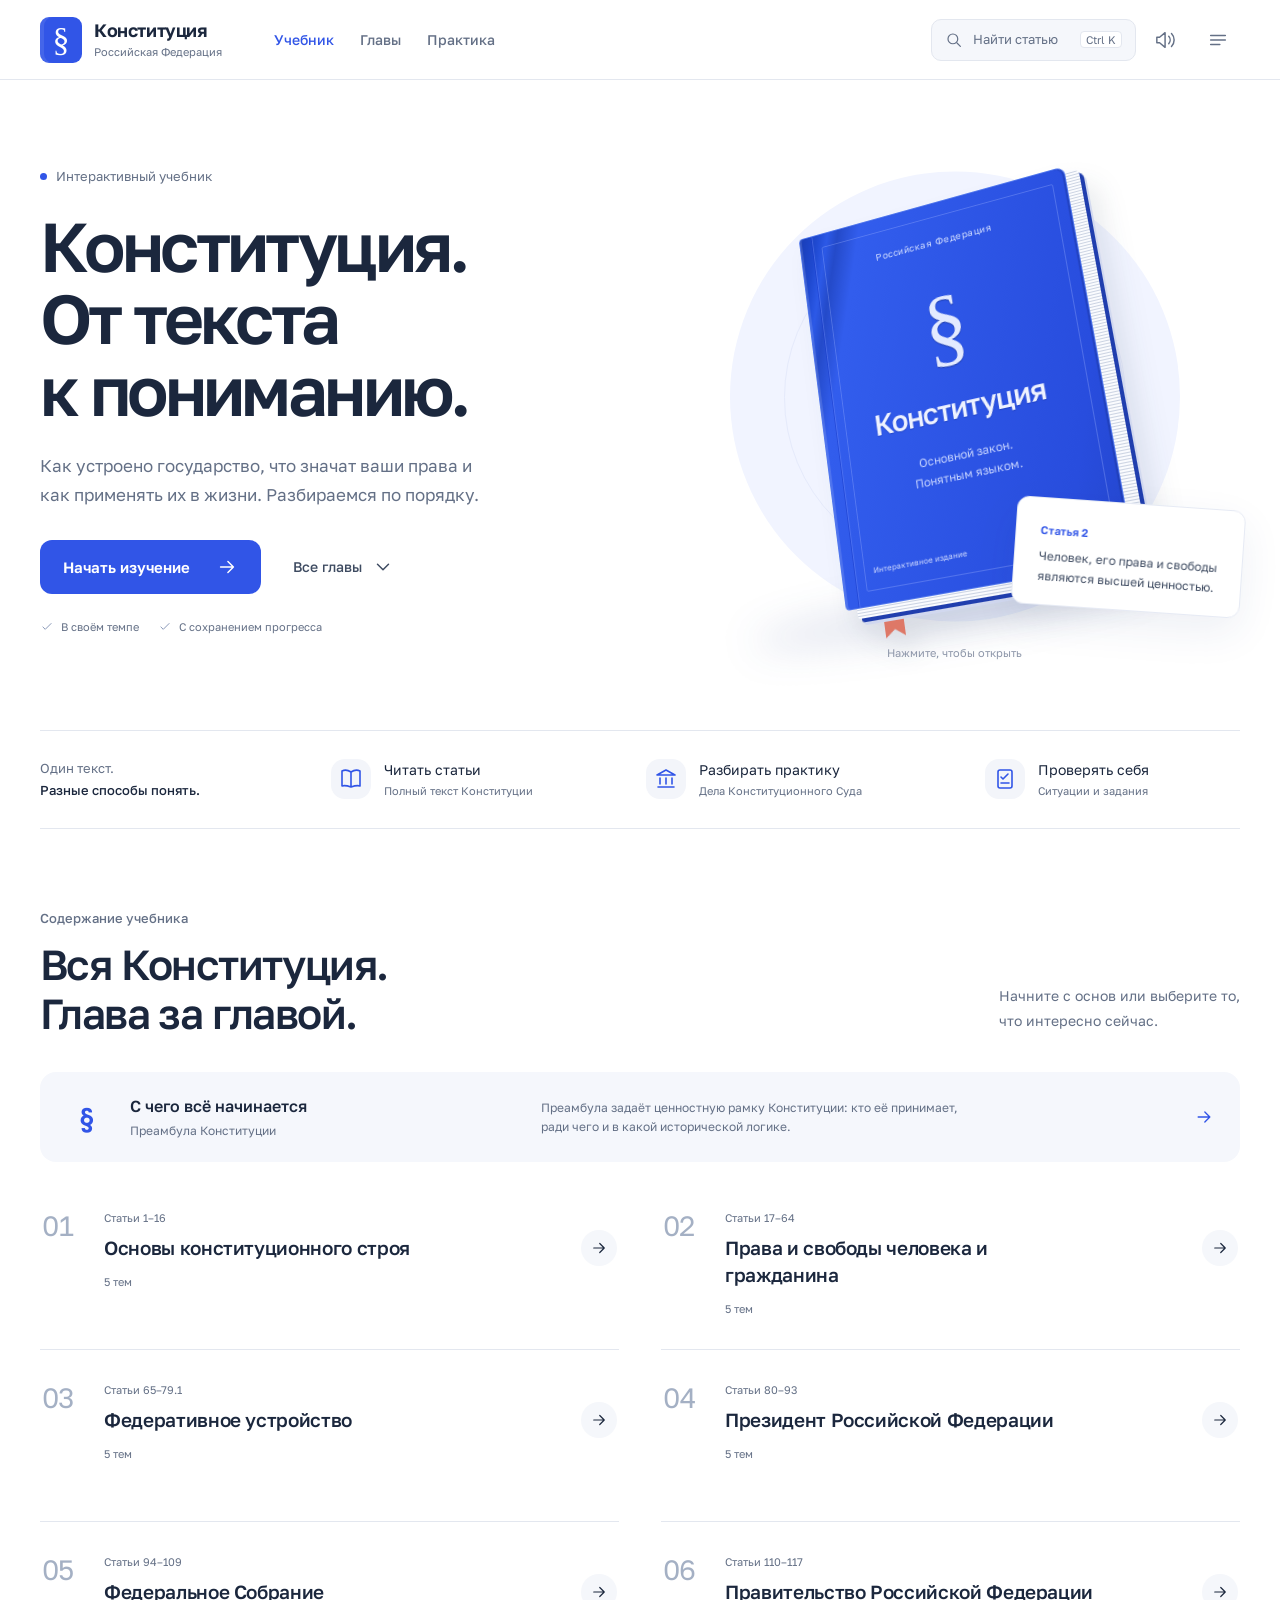
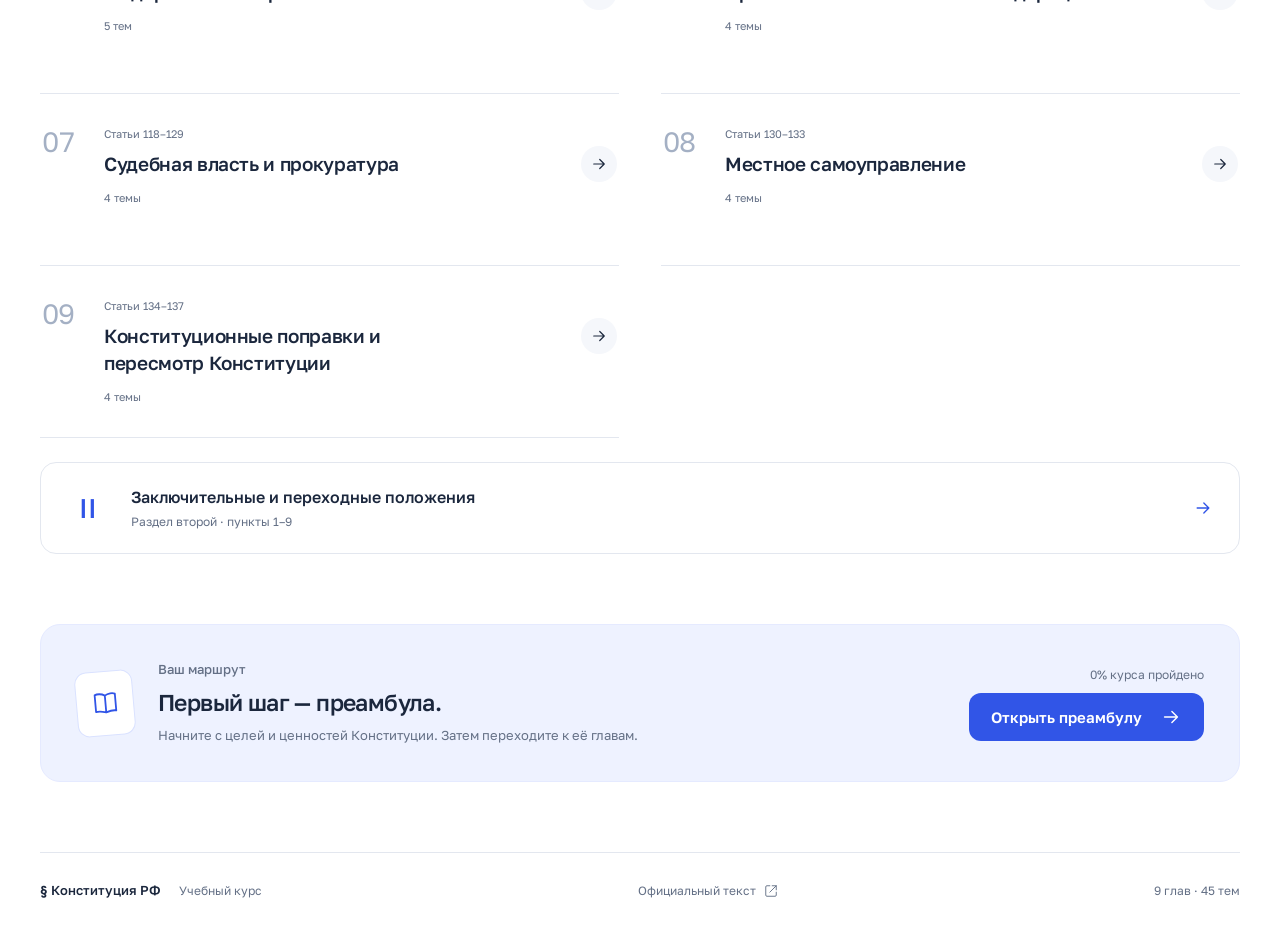
<file: index.html>
<!doctype html>
<html lang="ru">
<head>
<meta charset="utf-8">
<meta name="viewport" content="width=device-width,initial-scale=1,viewport-fit=cover">
<meta name="description" content="Интерактивный учебный курс по Конституции Российской Федерации: полный текст статей, объяснения простым языком, практика Конституционного Суда РФ, схемы, кейсы и ситуационный тренер.">
<meta name="theme-color" content="#ffffff">
<title>Конституция РФ — интерактивный курс</title>
<link rel="icon" href="favicon.svg" type="image/svg+xml">
<link rel="preload" href="assets/golos-text.woff2" as="font" type="font/woff2" crossorigin>
<link rel="stylesheet" href="site-v10.css?v=11.3">
</head>
<body>
<a class="skipLink" href="#mainContent">Перейти к содержанию</a>
<header class="top"></header>
<main class="stage" id="mainContent" tabindex="-1">
  <section class="page home active" id="home"><div class="homeShell"></div></section>
  <section class="page course" id="course"><div class="courseWorkspace"></div></section>
</main>
<div class="resetOverlay" id="resetOverlay" aria-hidden="true">
  <div class="resetDialog" role="dialog" aria-modal="true" aria-labelledby="resetTitle" aria-describedby="resetDescription">
    <div class="resetIcon">↻</div>
    <h3 id="resetTitle">Сбросить прогресс?</h3>
    <p id="resetDescription">Будут очищены чтение, схемы, кейсы, задания, ответы тренеру и игровой рейтинг во всём курсе. Настройка звука сохранится.</p>
    <div class="resetDialogActions">
      <button class="btn ghost" onclick="closeProgressReset()">Отмена</button>
      <button class="btn resetDanger" onclick="confirmProgressReset()">Сбросить всё</button>
    </div>
  </div>
</div>
<div class="toast" id="toast" role="status" aria-live="polite" aria-atomic="true"></div>
<script src="app.js?v=11.3"></script>
<script src="content/reading.js?v=11.0"></script>
<script src="content/scenarios.js?v=11.0"></script>
<script src="content/tasks.js?v=11.0"></script>
<script src="content/courts.js?v=11.0"></script>
<script src="content/runtime.js?v=11.3"></script>
<script src="site-v10.js?v=11.3"></script>
</body>
</html>
</file>
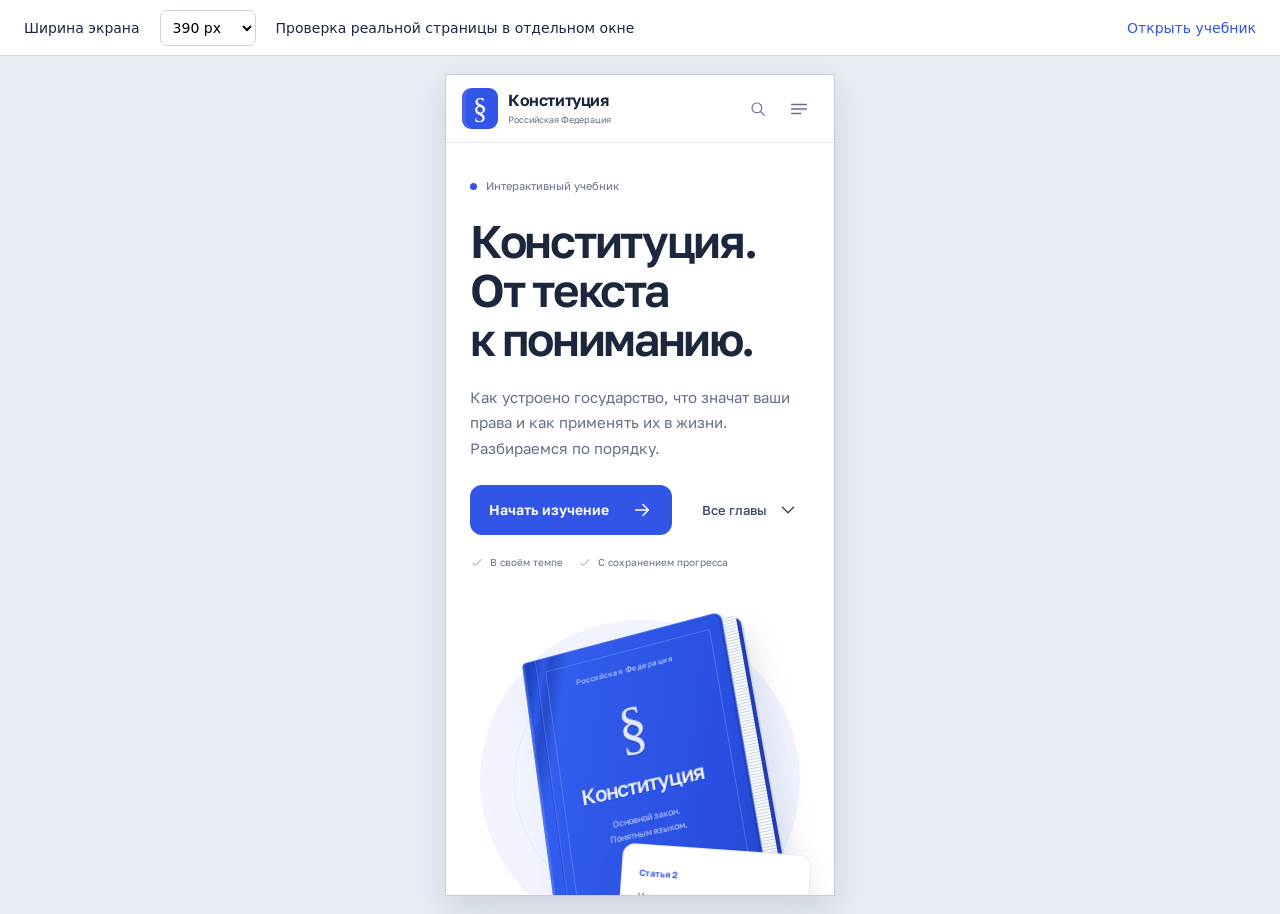
<file: tests/responsive.html>
<!doctype html>
<html lang="ru"><head><meta charset="utf-8"><meta name="viewport" content="width=device-width,initial-scale=1"><title>Проверка адаптивности учебника</title>
<style>*{box-sizing:border-box}body{margin:0;font:14px system-ui;background:#e8ecf3;color:#1b273d}header{height:56px;padding:8px 24px;display:flex;align-items:center;gap:20px;background:white;border-bottom:1px solid #d0d7e5}select,button{font:inherit;padding:8px;border:1px solid #cbd4e5;background:white;border-radius:7px}main{padding:18px;display:flex;justify-content:center;align-items:flex-start}iframe{display:block;width:100%;height:820px;border:0;background:#fff}#screen{width:390px;max-width:100%;border:1px solid #c3cddd;box-shadow:0 12px 32px #12244920}a{color:#3155e7;text-decoration:none;margin-left:auto}</style></head>
<body><header><label for="width">Ширина экрана</label><select id="width"><option value="320">320 px</option><option value="390" selected>390 px</option><option value="768">768 px</option><option value="1280">1280 px</option></select><span>Проверка реальной страницы в отдельном окне</span><a href="../index.html">Открыть учебник</a></header><main><div id="screen"><iframe title="Учебник Конституции" src="../index.html"></iframe></div></main>
<script>document.getElementById('width').onchange=function(){document.getElementById('screen').style.width=this.value+'px';};</script></body></html>
</file>
<file: site-v10.css>
@font-face{font-family:Golos;src:url('assets/golos-text.woff2') format('woff2');font-weight:100 900;font-display:swap}
:root{--bg:#f5f7fb;--white:#fff;--ink:#1b273d;--text:#3e4b61;--muted:#647086;--line:#e3e7ef;--blue:#3155e7;--blue-dark:#2542bb;--blue-soft:#eaf0ff;--green:#23734c;--red:#b73d4b;--header:80px;--shadow:0 16px 60px #1b273d12;--radius:18px}
*{box-sizing:border-box}
html{scroll-behavior:smooth;scroll-padding-top:100px}
body{margin:0;background:var(--white);color:var(--ink);font-family:Golos,'Segoe UI',Arial,sans-serif;font-size:16px;line-height:1.5;-webkit-font-smoothing:antialiased;text-rendering:optimizeLegibility}
button,input,textarea,select{font:inherit;color:inherit}
button,a{-webkit-tap-highlight-color:transparent}
button{cursor:pointer;border:0;background:none}
button:disabled{cursor:default;opacity:.4}
button,a,input,textarea,select{touch-action:manipulation}
a{color:inherit;text-decoration:none}
button:focus-visible,a:focus-visible,input:focus-visible,textarea:focus-visible,select:focus-visible,[tabindex]:focus-visible,summary:focus-visible{outline:3px solid #6483fc;outline-offset:4px}
h1,h2,h3,h4,h5,p{margin:0}
svg{width:22px;height:22px;flex:none;vertical-align:middle}
button svg{pointer-events:none}
[hidden]{display:none!important}
::selection{background:#dce5ff;color:#172d89}
.skipLink{position:fixed;top:12px;left:12px;z-index:1000;transform:translateY(-150%);padding:12px 20px;background:var(--blue);color:#fff;border-radius:10px}
.skipLink:focus{transform:none}
.btn{display:inline-flex;align-items:center;justify-content:center;gap:18px;min-height:48px;padding:13px 22px;border-radius:12px;font-weight:600;font-size:15px;line-height:1.35;transition:background .18s,box-shadow .18s}
.btn.primary{background:var(--blue);color:#fff}
.btn.primary:hover{background:var(--blue-dark);box-shadow:0 5px 20px #3155e72b}
.btn.ghost{border:1px solid var(--line);background:#fff}
.btn.ghost:hover{background:var(--bg)}
.btn.pink{background:#654ac2;color:#fff}
.iconButton{width:44px;height:44px;flex:none;display:inline-flex;align-items:center;justify-content:center;border-radius:10px;color:var(--muted);transition:background .18s,color .18s}
.iconButton:hover{background:var(--bg);color:var(--blue)}
.textButton{display:inline-flex;gap:10px;align-items:center;justify-content:center;min-height:44px;font-size:14px;font-weight:500;color:var(--text)}
.textButton:hover{color:var(--blue)}
.quietLabel,.eyebrow{display:block;font-size:13px;font-weight:500;color:var(--muted);letter-spacing:0;text-transform:none}
.bar{height:5px;overflow:hidden;border-radius:8px;background:#e9edf5}
.bar>span{display:block;height:100%;background:var(--blue);border-radius:inherit;transition:width .3s}
.page{display:none}.page.active{display:block}.stage{min-height:calc(100dvh - var(--header))}
.dialogOpen,.modalOpen{overflow:hidden}

/* The header has one clear navigation row on every screen. */
.top{height:var(--header);position:sticky;top:0;z-index:40;background:#fff;border-bottom:1px solid var(--line)}
.headerInner{height:100%;max-width:1360px;margin:auto;padding:0 40px;display:flex;align-items:center;gap:52px}
.brand{display:flex;align-items:center;gap:12px;flex:none}
.brandMark{display:grid;place-items:center;width:42px;height:46px;border-radius:9px;background:var(--blue);color:#fff;font:500 34px/1 Georgia,serif;box-shadow:inset 4px 0 0 #ffffff18}
.brandText b{display:block;font-size:18px;font-weight:650;letter-spacing:-.4px;line-height:1.3}
.brandText small{display:block;font-size:11px;color:var(--muted);margin-top:2px}
.headerNav{display:flex;align-items:center;gap:26px}
.navLink{font-size:14px;font-weight:500;padding:26px 0;min-height:44px;color:var(--muted)}
.navLink:hover{color:var(--blue)}
body:not(.inCourse) #navHome{color:var(--blue)}
.inCourse #navChapters{color:var(--blue)}
.topActions{margin-left:auto;display:flex;align-items:center;gap:8px}
.searchTrigger{height:42px;display:flex;align-items:center;gap:10px;background:var(--bg);padding:0 13px;border:1px solid var(--line);border-radius:10px;color:var(--muted);font-size:13px}
.searchTrigger svg{width:18px;height:18px}
.searchTrigger kbd{font:11px Golos,sans-serif;background:#fff;border:1px solid var(--line);border-radius:4px;padding:1px 5px;margin-left:12px}

/* An opening spread: editorial typography and a tactile, interactive book. */
.homeInner{max-width:1280px;padding:0 40px;margin:auto}
.hero{display:grid;grid-template-columns:1.05fr 1fr;gap:30px;align-items:center;min-height:650px;padding:56px 0 64px}
.editionLabel{display:flex;align-items:center;gap:9px;font-size:13px;color:var(--muted);margin-bottom:24px}
.editionLabel>span{width:7px;height:7px;border-radius:100%;background:var(--blue)}
.hero h1{font-size:clamp(46px,5.4vw,76px);font-weight:600;line-height:1.04;letter-spacing:-3.6px}
.heroCopy{min-width:0}.heroCopy>p{font-size:17px;line-height:1.7;max-width:445px;color:var(--muted);margin-top:26px}
.heroActions{display:flex;align-items:center;gap:26px;margin-top:30px}
.heroActions>.btn{min-height:54px;padding:16px 23px;gap:26px;font-size:15px}
.heroFootnote{display:flex;align-items:center;gap:7px;font-size:11px;color:var(--muted);margin-top:25px}
.heroFootnote svg{width:14px;height:14px;color:#8091b2}.heroFootnote svg:nth-of-type(2){margin-left:12px}
.heroVisual{height:520px;position:relative;display:grid;place-items:center;perspective:1200px;isolation:isolate}
.heroVisual:before{content:'';position:absolute;width:450px;height:450px;max-width:105%;border-radius:50%;background:#f1f4ff;z-index:-2;left:50%;top:50%;transform:translate(-50%,-51%)}
.heroVisual:after{content:'';position:absolute;width:340px;height:340px;border:1px solid #e5eafb;border-radius:50%;z-index:-1;left:50%;top:50%;transform:translate(-50%,-51%)}
.bookGround{position:absolute;bottom:31px;left:14%;width:70%;height:36px;border-radius:50%;background:#253c8421;filter:blur(19px);transform:rotate(-9deg)}
.bookObject{position:relative;display:block;width:296px;height:397px;transform-style:preserve-3d;transform:rotateX(calc(10deg + var(--rx,0deg))) rotateY(calc(-19deg + var(--ry,0deg))) rotateZ(-9deg);transition:transform .3s ease;filter:drop-shadow(10px 18px 12px #18294817);padding:0;text-align:left;margin:0 0 25px 0}
.bookObject:focus-visible{outline-offset:20px}
.bookObject:hover{--ry:3deg}
.bookPages{position:absolute;inset:6px -14px -10px 12px;border-radius:3px 8px 8px 3px;background:repeating-linear-gradient(0deg,#fafbfe 0 2px,#cbd3e2 2px 3px);box-shadow:4px 4px 0 #203eae,6px 7px 0 #d1d8ef;transform:translateZ(-8px)}
.bookCover{position:absolute;inset:0;display:flex;flex-direction:column;align-items:center;color:#eef2ff;padding:30px 22px 22px;background:linear-gradient(107deg,#193db6 0%,#1f49d0 5%,#2c59e7 8%,#244ac9 11%,#325ded 17%,#284dde 84%,#2446ce 100%);border-radius:4px 9px 9px 4px;border:1px solid #5279ee;box-shadow:inset 2px 0 1px #ffffff26,inset -2px 0 1px #18329566}
.bookCover:before{content:'';position:absolute;inset:14px 13px 14px 24px;border:1px solid #a7b9ff50;border-radius:2px;pointer-events:none}
.bookCover:after{content:'';position:absolute;top:0;bottom:0;left:13px;width:1px;background:#193bc880;box-shadow:1px 0 1px #718dfa80}
.bookTop{font-size:10px;font-weight:400;letter-spacing:.5px;margin-top:4px;color:#d4dfff}
.bookEmblem{font-family:Georgia,serif;font-size:92px;font-weight:400;line-height:1;margin-top:36px;color:#e3eaff;text-shadow:0 1px 1px #07185666}
.bookTitle{font-size:30px;font-weight:550;letter-spacing:-1px;margin-top:18px;text-shadow:0 1px 1px #0d207844}
.bookSubtitle{text-align:center;font-size:12px;line-height:1.65;color:#c8d5ff;margin-top:15px;font-weight:400}
.bookBottom{margin-top:auto;display:flex;width:100%;padding-left:12px;align-items:center;justify-content:space-between;font-size:8px;color:#d3ddff}
.bookBottom i{width:25px;height:25px;border:1px solid #a7b9ff60;display:grid;place-items:center;border-radius:50%}.bookBottom svg{width:14px;height:14px}
.bookRibbon{position:absolute;left:39px;top:397px;width:21px;height:33px;background:#de7867;clip-path:polygon(0 0,100% 0,100% 100%,50% 77%,0 100%);z-index:-1}
.articleNote{position:absolute;bottom:50px;right:-3px;transform:rotate(4deg);background:#fff;border:1px solid #e6eaf4;box-shadow:0 15px 40px #253c8414;border-radius:12px;padding:18px 24px}
.articleNote>span{font-size:11px;color:var(--blue);font-weight:600}.articleNote>p{font-size:12px;line-height:1.65;margin-top:6px;color:var(--text)}
.bookHint{position:absolute;bottom:0;left:0;width:100%;text-align:center;font-size:11px;color:#8d96a9}
.studyStrip{display:grid;grid-template-columns:1.1fr 1.2fr 1.3fr 1.05fr;border-top:1px solid var(--line);border-bottom:1px solid var(--line);padding:26px 0;gap:24px}
.studyStripIntro{font-size:13px;color:var(--muted);line-height:1.7}.studyStripIntro b{font-weight:500;color:var(--ink)}
.studyStrip button{display:flex;align-items:center;gap:13px;text-align:left;padding:2px 0;font-size:14px;line-height:1.5}
.studyStrip button>svg{width:38px;height:38px;padding:8px;box-sizing:content-box;background:#f3f5fa;border-radius:14px;color:var(--blue);width:24px;height:24px}
.studyStrip button:hover>svg{background:var(--blue-soft)}
.studyStrip button small{display:block;font-size:11px;color:var(--muted);margin-top:3px}
.contents{padding:80px 0 0;scroll-margin-top:100px}
.sectionHeading{display:flex;justify-content:space-between;align-items:flex-end;gap:30px;margin-bottom:35px}
.sectionHeading h2{font-size:42px;font-weight:550;line-height:1.16;letter-spacing:-1.6px;margin-top:12px}
.sectionHeading>p{font-size:14px;line-height:1.75;color:var(--muted);margin-bottom:4px}
.introChapter{width:100%;display:flex;align-items:center;gap:22px;text-align:left;background:#f5f7fc;border-radius:16px;padding:22px 26px;margin-bottom:16px}
.introChapter:hover{background:var(--blue-soft)}
.introSymbol{font-size:27px;line-height:1;flex:0 0 42px;text-align:center;color:var(--blue);font-weight:500}
.introChapter b{font-size:16px;font-weight:550;display:block}.introChapter small{font-size:12px;color:var(--muted);display:block;margin-top:4px}
.introDesc{max-width:420px;margin-left:auto;font-size:12px;line-height:1.6;color:var(--muted)}
.introChapter>svg{margin-left:auto;width:20px;height:20px;color:var(--blue)}
.chapterIndex{display:grid;grid-template-columns:1fr 1fr;column-gap:42px}
.chapterCard{position:relative;min-width:0}
.chapterCard>.chapterEntry{width:100%;height:100%}
.chapterCard.hasProgress>.chapterEntry{padding-bottom:60px}
.chapterReset{position:absolute;right:2px;bottom:10px;display:flex;align-items:center;gap:6px;min-height:40px;padding:8px 10px;border-radius:8px;font-size:11px;color:var(--muted)}
.chapterReset svg{width:14px;height:14px}
.chapterReset:hover{color:var(--blue);background:var(--blue-soft)}
.chapterCardWide.hasProgress>.introChapter{padding-bottom:64px}
.chapterCardWide>.chapterReset{right:16px;bottom:26px}
.chapterCardWide>.outroChapter+.chapterReset{bottom:12px}
.chapterEntry{display:flex;align-items:flex-start;gap:20px;min-height:172px;text-align:left;padding:26px 2px;border-bottom:1px solid var(--line);transition:background .18s}
.chapterEntry:hover{background:#f8faff}.chapterEntry:hover .entryArrow{background:var(--blue);color:#fff;transform:translateX(3px)}
.entryNumber{font-size:28px;line-height:1.25;color:#a4b0c4;min-width:42px;letter-spacing:-1px;font-weight:400;padding-top:4px;font-variant-numeric:tabular-nums}
.entryText{flex:1;min-width:0}.entryText>small{color:var(--muted);font-size:11px}
.entryText h3{font-size:19px;font-weight:550;line-height:1.4;margin-top:7px;max-width:380px;letter-spacing:-.35px}
.entryMeta{display:flex;gap:12px;align-items:center;font-size:11px;color:var(--muted);margin-top:12px}
.entryProgress{font-style:normal;color:var(--blue)}
.entryArrow{display:grid;place-items:center;width:36px;height:36px;border-radius:50%;background:#f5f7fb;flex:none;margin:26px 0 0 10px;transition:background .18s,transform .18s}
.entryArrow svg{width:18px;height:18px}
.outroChapter{margin-top:24px;margin-bottom:0;background:#fff;border:1px solid var(--line)}
.continueCard{margin:70px 0;display:flex;align-items:center;gap:24px;padding:35px;background:#eef2ff;border-radius:20px;border:1px solid #e5eaff}
.continueIcon{width:58px;height:65px;display:grid;place-items:center;background:#fff;border:1px solid #dae2ff;border-radius:12px;color:var(--blue);transform:rotate(-5deg);flex:none}
.continueIcon svg{width:27px;height:27px}
.continueCard h2{font-size:23px;font-weight:550;margin-top:5px;letter-spacing:-.6px}.continueCard p{font-size:13px;color:var(--muted);margin-top:7px}
.continueAction{margin-left:auto;flex:none;text-align:right}.continueAction>span{display:block;font-size:12px;color:var(--muted);margin-bottom:9px}
.siteFooter{padding:28px 0 35px;border-top:1px solid var(--line);display:flex;align-items:center;justify-content:space-between;gap:30px;font-size:12px;color:var(--muted)}
.siteFooter>div{display:flex;gap:18px;align-items:center}.siteFooter b{font-size:13px;font-weight:550;color:var(--ink)}
.siteFooter>a{display:flex;gap:8px;align-items:center}.siteFooter svg{width:14px;height:14px}

/* Reader: chapter navigation and the document remain visually distinct. */
.inCourse{background:var(--bg)}
.courseLayout{display:grid;grid-template-columns:256px minmax(0,1fr);gap:36px;max-width:1440px;margin:auto;padding:0 36px 35px}
.courseSidebar{position:sticky;top:var(--header);height:calc(100dvh - var(--header));display:flex;flex-direction:column;padding:24px 0 22px;border-right:1px solid var(--line)}
.sidebarHeading{display:flex;align-items:center;justify-content:space-between;padding:0 20px 13px 4px;font-size:14px;font-weight:600}
.sidebarHeading .iconButton{width:32px;height:32px}.sidebarHeading svg{width:17px;height:17px}
.sideNav{overflow:auto;flex:1;padding-right:14px;scrollbar-width:thin;scrollbar-color:#c8d2e5 transparent}
.navChapter{display:flex;align-items:flex-start;gap:10px;width:100%;padding:13px 10px;margin:2px 0;border-radius:9px;text-align:left;font-size:12px;line-height:1.55;color:var(--text)}
.navChapter:hover{background:#eaf0fc}.navChapter.active{background:var(--blue-soft);color:var(--blue);font-weight:550}
.navNumber{flex:0 0 23px;font-size:11px;padding-top:1px;color:#8390a7}.navChapter.active .navNumber{color:var(--blue)}
.navCheck{margin-left:auto;color:var(--green)}.navCheck svg{width:13px;height:13px}
.navTopics{margin:4px 0 13px 24px;padding-left:12px;border-left:1px solid #d1d9e9}
.navTopic{width:100%;text-align:left;font-size:11px;line-height:1.55;color:var(--muted);padding:9px 8px;border-radius:6px}
.navTopic.active{color:var(--blue);font-weight:550;background:#eef2ff}.navTopic:hover{color:var(--blue)}
.sidebarBottom{padding:18px 22px 0 4px;font-size:11px;color:var(--muted);display:flex;gap:8px;flex-wrap:wrap}.sidebarBottom b{margin-left:auto;font-weight:500;color:var(--blue)}.sidebarBottom .bar{flex-basis:100%;margin-top:3px}
.chapterPage{min-width:0;padding-top:32px}
.chapterHeader{margin-bottom:24px}
.chapterMeta{display:flex;align-items:center;gap:16px;font-size:12px;color:var(--muted)}
#courseKicker{color:var(--blue);font-weight:550}#courseRange{padding-left:16px;border-left:1px solid #d6dce7}
.chapterArrows{margin-left:auto;display:flex;gap:5px}.chapterArrows .iconButton{width:35px;height:35px;background:#fff;border:1px solid var(--line)}.chapterArrows svg{width:17px;height:17px}
.chapterHeader h1{font-size:clamp(27px,2.8vw,40px);line-height:1.2;font-weight:550;letter-spacing:-1.2px;margin-top:13px;max-width:870px;text-wrap:balance}
.chapterHeader p{font-size:14px;color:var(--muted);line-height:1.65;max-width:780px;margin-top:12px}
.chapterProgress{display:flex;align-items:center;gap:10px;margin-top:17px;font-size:11px;color:var(--muted)}.chapterProgress .bar{width:100px;height:4px}
.chapterCrumb{display:none}
.courseTabs{display:flex;align-items:stretch;gap:3px;background:var(--bg);border-bottom:1px solid #dbe1ec;position:sticky;top:var(--header);z-index:20;overflow-x:auto;scrollbar-width:thin;scrollbar-color:#b8c6e5 transparent;padding:4px 0 0}
.courseTab{display:flex;align-items:center;justify-content:center;gap:7px;flex:1 0 auto;padding:15px 10px;font-size:12px;color:var(--muted);border-bottom:2px solid transparent;min-height:52px;white-space:nowrap}
.courseTab svg{width:17px;height:17px}.courseTab.active{color:var(--blue);border-bottom-color:var(--blue);font-weight:600}.courseTab:hover{background:#edf1fa;color:var(--blue)}
.lesson{background:#fff;border:1px solid var(--line);border-radius:0 0 16px 16px;min-width:0;overflow:clip}
.lessonTop{padding:23px 30px;border-bottom:1px solid var(--line);background:#fff}
.topicRow{display:grid;grid-template-columns:minmax(0,1fr) auto;align-items:center;gap:5px 10px}.topicRow>div:first-child{display:contents}
.topicRow label{grid-column:1/-1;grid-row:1;display:block;font-size:11px;color:var(--muted);margin:0}.topicSelect{grid-column:1;grid-row:2;width:100%;min-width:0;max-width:100%;border:0;background:#fff;padding:3px 24px 3px 0;font-size:18px;font-weight:550;min-height:36px;text-overflow:ellipsis}
.topicArrows{grid-column:2;grid-row:2;display:flex;align-items:center;gap:4px}.topicArrows .iconButton{border:1px solid var(--line);width:36px;height:36px}.topicArrows svg{width:16px;height:16px}
#lessonHeadline{font-size:13px;color:var(--muted);line-height:1.6;max-width:730px;margin-top:10px}
.panel{min-width:0;min-height:440px}
.learnPane{padding:34px 34px 45px;max-height:calc(100dvh - 205px);min-height:440px;overflow-y:auto;scrollbar-width:thin;scrollbar-color:#c0cce2 #f4f6fa;overscroll-behavior-y:auto;scroll-padding-top:20px}
.readingInner{max-width:770px;margin:0 auto;font-size:17px;line-height:1.8}
.learnContent p{color:var(--text)}
.readerPaneIntro{display:flex;align-items:flex-end;justify-content:space-between;gap:20px;margin-bottom:24px}.readerPaneIntro h2{font-size:24px;font-weight:550;letter-spacing:-.5px}.readingNote{font-size:11px;color:var(--muted)}
.plainLead>span,.plainSectionTitle,.practiceApply>span,.practiceFeatureLabel{font-size:12px;color:var(--blue);font-weight:550}
.plainLead h4{font-size:23px;line-height:1.5;letter-spacing:-.3px;font-weight:550;margin-top:10px}.plainLead>p{margin-top:16px;font-size:16px}
.plainLife,.plainQuestion{margin-top:22px;padding:21px 24px;border-radius:12px;background:#f4f6fc;border:1px solid #e8edf7}
.plainLife b,.plainQuestion b{display:block;font-weight:550;font-size:13px;color:var(--blue);margin-bottom:8px}
.plainLife p,.plainQuestion p{font-size:15px;line-height:1.75}
.plainQuestion{background:#fff;border-left:3px solid #819aed;border-radius:0 10px 10px 0}
.plainArticles{margin-top:36px}.plainSectionTitle{display:block;font-size:14px;padding-bottom:12px}
.plainArticle{position:relative;border-top:1px solid var(--line);padding:26px 0;margin-top:0}
.plainArticleNo{display:inline-block;padding:4px 10px;color:var(--blue);background:var(--blue-soft);border-radius:6px;font-size:12px;font-weight:550;margin-bottom:15px}
.plainArticleText p{font-size:16px;line-height:1.8}.plainArticleText p+p{margin-top:14px}
.plainCheck,.plainTrap{display:flex;align-items:flex-start;gap:15px;padding:14px 16px;margin-top:16px;background:#f2f6fc;border-radius:9px;font-size:14px;line-height:1.65}
.plainCheck b,.plainTrap b{font-size:11px;flex:0 0 95px;padding-top:3px;color:#536a92;font-weight:550}
.plainTrap{background:#fbf4f1}.plainTrap b{color:#9b6250}
.inlineSource{border:1px solid var(--line);border-radius:12px;margin-top:20px;padding:0 18px}
.inlineSource summary{display:flex;gap:12px;align-items:center;cursor:pointer;list-style:none;font-size:14px;font-weight:550;min-height:62px;color:var(--blue)}
.inlineSource summary::-webkit-details-marker{display:none}.inlineSource summary>svg:last-child{margin-left:auto;width:17px;height:17px}.inlineSource[open] summary>svg:last-child{transform:rotate(180deg)}
.fullArticle{margin-bottom:24px;border:1px solid var(--line);border-radius:12px;scroll-margin-top:18px}
.fullArticleHead{display:flex;align-items:center;justify-content:space-between;gap:12px;background:#f7f9fd;border-bottom:1px solid var(--line);padding:13px 21px;border-radius:12px 12px 0 0;font-size:14px;font-weight:550}
.fullArticleHead>a{font-size:10px;font-weight:400;color:var(--muted);text-align:right}.fullArticleHead>a:hover{color:var(--blue)}
.fullArticleBody{font-size:17px;line-height:1.9;color:var(--text);padding:23px;white-space:normal;overflow-wrap:anywhere}
.sourceRow{display:flex;flex-wrap:wrap;gap:10px;margin-top:30px}.sourceChip,.sourceLink{display:inline-flex;align-items:center;gap:7px;min-height:40px;font-size:12px;color:var(--blue);line-height:1.5}.sourceChip{border:1px solid #dce4f7;border-radius:8px;padding:8px 12px;background:#f7f9ff}.sourceChip svg,.sourceLink svg{width:13px;height:13px}
.lessonFooter{display:flex;align-items:center;justify-content:space-between;gap:16px;font-size:11px;color:var(--muted);padding:19px 0}.lessonFooter .textButton{font-size:12px;color:var(--blue)}.lessonFooter svg{width:17px;height:17px}

/* Cases from the Constitutional Court keep their full explanations and sources. */
.practiceApply h4{font-size:21px;font-weight:550;line-height:1.6;margin-top:12px}.practiceApply>p{font-size:16px;margin-top:18px}
.practiceSteps{display:grid;grid-template-columns:repeat(4,1fr);gap:10px;margin:25px 0}
.practiceSteps>div{border:1px solid var(--line);border-radius:10px;padding:15px 10px;text-align:center;line-height:1.5}
.practiceSteps b{display:grid;place-items:center;width:28px;height:28px;border-radius:50%;color:var(--blue);background:var(--blue-soft);font-size:12px;margin:0 auto 7px}
.practiceSteps span{display:block;font-size:13px;font-weight:550}.practiceSteps small{display:block;font-size:10px;color:var(--muted);margin-top:4px}
.practiceArticleMap,.practiceFeature,.practiceTimeline{margin-top:32px}
.practiceArticleRow{display:flex;gap:18px;padding:18px 0;border-top:1px solid var(--line)}.practiceArticleNo{flex:0 0 86px;font-size:12px;color:var(--blue);padding-top:4px;font-weight:550}.practiceArticleRow p{font-size:15px;line-height:1.75}
.practiceFeature{padding:23px;background:#f3f6fc;border-radius:12px}.practiceFeature h4{font-size:19px;font-weight:550;margin-top:10px}.practiceFeature p{font-size:15px;line-height:1.75;margin-top:13px}
.practiceCase{display:grid;grid-template-columns:54px minmax(0,1fr);gap:18px;margin-top:22px}.practiceYear{color:var(--blue);font-size:16px;font-weight:550;border-right:2px solid #dce5fe;padding-top:18px}
.practiceCaseBody{border:1px solid var(--line);border-radius:12px;padding:22px}.practiceCaseTop{display:flex;justify-content:space-between;flex-wrap:wrap;gap:6px;font-size:11px;color:var(--muted)}.practiceCaseTop b{font-weight:500;color:var(--blue)}
.practiceCaseBody h5{font-size:20px;line-height:1.5;font-weight:550;margin-top:13px}.practiceCaseSection{margin-top:17px}.practiceCaseSection b{font-size:12px;font-weight:550}.practiceCaseSection p{font-size:15px;line-height:1.75;margin-top:5px}
.practiceCaseLesson{margin-top:18px;padding:14px;background:#f5f7fc;border-radius:8px;font-size:13px;line-height:1.7}.practiceCaseLesson b{display:block;font-size:11px;color:var(--blue);font-weight:550;margin-bottom:4px}
.practiceCaseRefs{display:flex;gap:5px;flex-wrap:wrap;margin-top:15px}.practiceCaseRefs span{background:#eff3fb;border-radius:5px;padding:3px 7px;font-size:10px;color:var(--muted)}
.practiceCaseBody>a{display:inline-block;font-size:12px;color:var(--blue);margin-top:14px}.practiceEmpty{font-size:15px;padding:20px;background:var(--bg);border-radius:10px;margin-top:24px}

/* Practice uses the same comfortable type scale as the reader. */
.practice{display:grid;grid-template-columns:minmax(0,1fr) 190px;min-height:500px}
.taskArea{min-width:0;padding:30px;border-right:1px solid var(--line)}.taskMeta{display:flex;gap:12px;align-items:center;justify-content:space-between;font-size:12px;color:var(--muted)}
.tag{padding:5px 9px;border-radius:6px;background:var(--blue-soft);color:var(--blue);font-size:11px;font-weight:550}.count{font-size:11px}
.taskPrompt{font-size:24px;font-weight:550;line-height:1.5;letter-spacing:-.4px;margin-top:24px}.taskSub{font-size:12px;line-height:1.7;color:var(--muted);margin-top:13px}
.answerZone{margin-top:24px}.answers{display:grid;gap:10px}
.ans{display:flex;align-items:flex-start;gap:13px;width:100%;min-height:62px;padding:16px;border:1px solid #dfe5ef;border-radius:11px;text-align:left;font-size:14px;line-height:1.6;background:#fff;transition:background .16s,border-color .16s}
.ans:hover:not(:disabled){background:#f7f9ff;border-color:#a2b4ef}.ans.selected{background:var(--blue-soft);border-color:var(--blue)}
.letter{display:grid;place-items:center;width:26px;height:26px;flex:none;border-radius:7px;background:#f1f4fa;color:#67758e;font-size:11px;font-weight:550;margin-top:1px}
.ans.correct{border-color:#82bc9e;background:#eef8f1}.ans.correct .letter{background:#25794e;color:#fff}.ans.wrong{border-color:#d49198;background:#fdf0f1}.ans:disabled{opacity:.7}.ans.correct:disabled{opacity:1}
.feedback{margin-top:22px;padding:17px 19px;border-radius:10px;background:#f5f7fc;font-size:13px;line-height:1.75;color:var(--muted)}
.feedback b{color:var(--ink)}.feedback p{margin-top:8px}.feedback .refs{display:block;margin-top:10px;font-size:12px}.feedback .btn{display:flex;margin-top:16px;gap:12px}.successFeedback{background:#eef8f2;color:#315e45;border:1px solid #d6eadd}.successFeedback b{color:var(--green)}
.taskSide{display:flex;flex-direction:column;gap:20px;padding:24px 18px;background:#fbfcff}.taskSide h3{font-size:16px;font-weight:550;margin-top:6px}.taskSide p{font-size:11px;line-height:1.7;color:var(--muted);margin-top:8px}.taskSide .btn{font-size:11px;padding:11px 9px;margin-top:auto;min-height:44px}
.doneBox{font-size:11px;color:var(--muted);background:#edf2ff;border-radius:10px;padding:16px}.doneBox b{display:block;font-size:25px;font-weight:500;color:var(--blue);margin-bottom:3px}
.taskDots{display:grid;grid-template-columns:repeat(5,1fr);gap:6px}.taskDot{width:100%;padding:0;aspect-ratio:1;min-height:24px;max-height:24px;border-radius:4px;background:#e5eaf5}.taskDot.done{background:var(--blue)}.taskDot.current{outline:2px solid #879df3;outline-offset:1px}.taskDot:not(.done):hover{background:#cfdafa}.taskDot.done:hover{background:#2444ce}.taskDot:focus-visible{outline:3px solid var(--blue);outline-offset:2px}.taskArea{scroll-margin-top:calc(var(--header) + 20px)}
.matchGrid,.orderList{display:grid;gap:12px}.matchRow{display:grid;grid-template-columns:minmax(0,1fr) 20px minmax(0,1.15fr);gap:12px;align-items:center;border:1px solid var(--line);padding:15px;border-radius:10px;font-size:13px;line-height:1.6}.matchArrow{color:var(--muted)}
.matchSelect{width:100%;border:1px solid #d8e0ef;min-height:45px;background:#f8faff;border-radius:8px;padding:8px;font-size:12px}
.orderItem{display:grid;grid-template-columns:25px minmax(0,1fr) auto;align-items:center;gap:10px;border:1px solid var(--line);padding:12px;border-radius:10px;font-size:13px}.orderItem>div:last-child{display:flex;gap:4px}.orderNum{color:var(--blue);font-size:12px}.move{background:#edf2fc;border-radius:6px;width:35px;height:40px;color:var(--blue)}
.check{width:100%;margin-top:8px}.finish{min-height:480px;display:grid;place-items:center;padding:45px;text-align:center}.finish>div{max-width:500px}.finish .score{font-size:60px;color:var(--blue);line-height:1.2;margin-bottom:18px}.finish h3{font-size:26px;font-weight:550}.finish p{font-size:15px;line-height:1.75;color:var(--muted);margin-top:14px}.row{display:flex;justify-content:center;gap:12px;flex-wrap:wrap;margin-top:25px}

/* Interactive schemes, cases and the free-answer trainer. */
.schemeLab,.caseWorkbench,.coachWorkbench{padding:28px;min-width:0}
.schemeLabHead,.caseTopbar,.coachTopbar{display:flex;align-items:center;justify-content:space-between;gap:20px;margin-bottom:24px}
.schemeLabHead h3,.caseTopbar h3,.coachTopbar h3{font-size:22px;font-weight:550;line-height:1.4;letter-spacing:-.4px}.schemeLabHead p,.coachIdentity p{font-size:12px;line-height:1.7;color:var(--muted);margin-top:8px}.schemeLabHead .eyebrow,.caseTopbar .eyebrow{margin-bottom:5px}
.schemeScore{display:flex;flex-direction:column;align-items:center;flex:none;color:var(--blue);font-size:11px}.schemeScore b{font-size:30px;font-weight:500;line-height:1.2}
.schemeWorkspace{display:grid;grid-template-columns:minmax(0,1fr) 240px;gap:20px}.schemeCanvas{display:grid;align-content:start;gap:12px;min-width:0}.schemeCanvas.flow,.schemeCanvas.lanes{grid-template-columns:repeat(2,minmax(0,1fr))}.schemeConnectors{display:none}
.schemeTarget{min-height:175px;padding:19px 12px;border:1px dashed #bac8e8;background:#f8faff;border-radius:12px;text-align:center;cursor:pointer;transition:background .2s,border-color .2s}
.schemeTargetIcon{width:37px;height:37px;display:grid;place-items:center;border-radius:10px;background:var(--blue-soft);color:var(--blue);margin:0 auto 10px;font-size:18px}
.schemeTargetTitle{font-size:13px;line-height:1.6;font-weight:550}.schemeTargetHint{font-size:10px;color:var(--muted);line-height:1.6;margin-top:7px}
.schemeTarget.over,.schemeTarget.hintGlow{border-color:var(--blue);background:#e9efff}.schemeTarget.filled{border-style:solid;border-color:#b6c7f4}.schemeTarget.wrongDrop{background:#fff0f1;border-color:var(--red)}
.schemeToolbox{padding:19px;background:#f4f6fb;border-radius:12px;align-self:start}.schemeToolboxTitle{font-size:14px;font-weight:550}.schemeToolbox p{font-size:11px;color:var(--muted);line-height:1.7;margin-top:6px}
.schemeChipPool{display:grid;gap:8px;margin-top:16px}.schemeChip{display:flex;align-items:center;gap:9px;width:100%;padding:12px 10px;background:#fff;border:1px solid #dfe6f3;border-radius:9px;font-size:12px;line-height:1.6;text-align:left;min-height:46px}
.schemeChipIcon{flex:none;display:grid;place-items:center;background:#eff3fd;border-radius:6px;color:var(--blue);width:25px;height:25px;font-size:12px}
.schemeChip.selected{border-color:var(--blue);background:var(--blue-soft);box-shadow:0 0 0 1px var(--blue)}.schemeChip.placed{opacity:.4}.schemeChip.dragging{opacity:.5}
.placedSchemeChip{display:flex;align-items:center;gap:6px;font-size:11px;line-height:1.6;border-radius:7px;background:#e4ecff;color:#3351a6;padding:10px;margin-top:10px}.placedSchemeChip b{font-weight:500}
.schemeToolboxActions{display:grid;grid-template-columns:1fr 1fr;gap:6px;margin-top:17px}.schemeToolboxActions .btn{font-size:11px;padding:10px 6px;min-height:42px;gap:3px}.schemeToolboxActions .primary{grid-column:1/-1}
.schemeFeedback{margin-top:22px;padding:16px 19px;background:#f4f7fd;border-radius:10px;font-size:13px;line-height:1.75;color:var(--muted)}.schemeFeedback b{color:var(--ink)}
.caseRef,.coachCounter{font-size:11px;color:var(--muted);flex:none}.caseGrid,.coachGrid{display:grid;grid-template-columns:minmax(0,.92fr) minmax(0,1.08fr);gap:22px;align-items:start}
.caseBrief,.coachSituation{background:#f3f6fc;border:1px solid #e3eaf7;border-radius:13px;padding:25px;min-width:0}.caseAnalysis,.coachResponse{min-width:0;padding:0 0 0 0}
.caseStoryLabel,.scenarioLabel{font-size:12px;color:var(--blue);font-weight:550;margin-bottom:15px}.caseStory,.scenarioText{font-size:19px;line-height:1.75;font-weight:400;letter-spacing:-.2px}
.caseQuestionCard,.coachQuestionBox{margin-top:24px;padding-top:20px;border-top:1px solid #dbe3f0}.caseQuestionCard>span,.coachQuestionBox>span{display:block;font-size:11px;color:var(--muted);margin-bottom:7px}.caseQuestionCard h4,.coachQuestionBox h4{font-size:15px;font-weight:550;line-height:1.7}
.caseNavRow{display:flex;flex-wrap:wrap;gap:10px;margin-top:23px;padding-top:20px;border-top:1px solid var(--line)}.caseNavRow .btn{flex:1 1 150px;font-size:13px;padding:12px;min-height:46px}.caseTopbar{scroll-margin-top:calc(var(--header) + 20px)}.caseToAnswer,.coachToAnswer{display:none}
.caseAnalysisHead,.coachResponseHead{display:flex;align-items:flex-start;justify-content:space-between;gap:12px;margin-bottom:17px}.caseAnalysisHead h4,.coachResponseHead h4{font-size:16px;font-weight:550;line-height:1.6;margin-top:6px}.caseStatus,.coachNoArticle{font-size:10px;color:var(--muted);max-width:90px;text-align:right;padding-top:3px;flex:none}
.caseHypothesis,.freeAnswer{display:block;width:100%;min-height:128px;resize:vertical;padding:16px;border:1px solid #dbe2ef;border-radius:10px;background:#fff;font-size:14px;line-height:1.75;color:var(--ink)}
textarea::placeholder{color:#8993a6}.freeAnswer{min-height:180px}
.caseChoiceBlock{margin-top:22px}.caseChoiceBlock>b{display:block;font-size:12px;font-weight:550;margin-bottom:12px}.caseActions{margin-top:16px}.caseActions>.btn{font-size:12px}
.caseResult,.coachResult{border:1px solid var(--line);border-radius:10px;margin-top:23px;padding:20px;font-size:14px;line-height:1.75;background:#fafbfe;overflow-wrap:anywhere}
.caseResult.show,.coachResult.show{background:#f4f7ff;border-color:#d6e0fb}
.caseResultPlaceholder b,.coachResultPlaceholder b{display:block;font-weight:500;font-size:13px}.caseResultPlaceholder span,.coachResultPlaceholder span{display:block;font-size:12px;color:var(--muted);margin-top:5px}
.caseResultLabel,.coachResultLabel{font-size:11px;font-weight:550;color:var(--blue);margin-bottom:10px}.caseResult h4,.coachResult h4{font-size:16px;font-weight:550;line-height:1.7}.caseResult p,.coachResult p{margin-top:12px;font-size:13px;line-height:1.8;color:var(--text)}.caseResult .btn{font-size:12px;margin-top:15px}
.caseLegalBase,.legalBase{padding-top:14px;margin-top:18px;border-top:1px solid #dce3f1;font-size:12px}.caseLegalBase span,.legalBase span{display:block;font-size:10px;color:var(--muted);margin-bottom:4px}.caseUserHypothesis{border-left:2px solid #bbc9f0;padding-left:16px;margin-top:20px}.caseUserHypothesis>span{font-size:11px;color:var(--muted)}
.coachIdentity{display:flex;align-items:center;gap:14px}.aiOrb{display:grid;place-items:center;width:45px;height:45px;flex:none;background:var(--blue-soft);color:var(--blue);border-radius:12px}.aiOrb svg{width:24px;height:24px}.scenarioScene{display:flex;align-items:center;flex-wrap:wrap;gap:6px;margin-top:22px}.miniActor{font-size:10px;background:#fff;border:1px solid #dce4f3;padding:7px 9px;border-radius:7px}.miniActor i{font-style:normal;margin-right:6px;color:var(--blue)}.scenarioScene>.arrow{font-size:12px;color:#98a7c2}
.coachChecklist{margin-top:22px;font-size:12px;line-height:1.7}.coachChecklist>b{font-weight:550;display:block;margin-bottom:8px}.coachChecklist>div{margin-top:6px;display:flex;gap:9px;align-items:flex-start}.coachChecklist span{display:inline-grid;place-items:center;flex:none;width:21px;height:21px;background:#e3eafe;border-radius:5px;color:var(--blue);font-size:10px}
.coachActions{display:flex;gap:8px;flex-wrap:wrap;margin-top:15px}.coachActions .btn{font-size:12px;padding:12px 14px;flex:1}.coachScore{font-size:38px;color:var(--blue);line-height:1.2;margin:8px 0 13px}
.detected{display:flex;flex-wrap:wrap;gap:6px;margin-top:17px}.detected span{font-size:10px;background:#e2f2e8;color:#246344;border-radius:6px;padding:5px 8px}.detected span.miss{background:#eef0f5;color:var(--muted)}
.modelAnswer{margin-top:21px;border-top:1px solid #dce3f1;padding-top:18px}.modelAnswer>b{font-size:13px;font-weight:550}.modelAnswer p{font-size:14px}.coachButtons .btn{font-size:12px}
.caseMobileSteps,.coachMobileSteps{display:none}

/* Native dialogs handle focus trapping and Escape consistently. */
dialog{color:var(--ink);border:1px solid var(--line);box-shadow:0 35px 100px #1b273d30}
dialog::backdrop{background:#16244355;backdrop-filter:blur(3px)}
.drawer{position:fixed;inset:0 0 0 auto;margin:0;width:min(460px,100%);max-width:100%;height:100dvh;max-height:100dvh;padding:0;border:0;border-left:1px solid var(--line);border-radius:18px 0 0 18px}
.drawer[open]{display:flex;flex-direction:column}.drawerHead{padding:26px;display:flex;align-items:center;justify-content:space-between;border-bottom:1px solid var(--line)}.drawerHead h2{font-size:27px;font-weight:550;margin-top:4px;letter-spacing:-.6px}
.drawerList{overscroll-behavior:contain;overflow:auto;flex:1;padding:14px 17px;scrollbar-width:thin}.drawerList .navChapter{padding:15px 14px;font-size:14px;gap:13px}.drawerList .navNumber{font-size:12px;flex-basis:27px}.drawerList .navTopic{font-size:13px;padding:12px}.drawerList .navTopics{margin-left:29px}
.drawerFooter{padding:23px 27px;border-top:1px solid var(--line);background:#f8faff}.drawerProgress{display:flex;justify-content:space-between;font-size:12px;color:var(--muted);margin-bottom:12px}.drawerProgress b{color:var(--blue);font-weight:550}.drawerSettings{display:flex;align-items:center;justify-content:space-between;gap:10px;margin-top:13px}.drawerSettings .textButton{font-size:11px;gap:7px}.drawerSettings svg{width:15px;height:15px}.drawerFooter .sourceLink{font-size:11px;margin-top:3px}
.searchDialog{width:min(690px,calc(100% - 30px));padding:0;border-radius:17px;margin:12vh auto auto;max-height:76vh}
.searchDialog[open]{display:flex;flex-direction:column}.searchInputRow{display:flex;align-items:center;gap:13px;padding:17px 21px;border-bottom:1px solid var(--line)}.searchInputRow>svg{color:var(--blue)}
.searchInputRow input{min-width:0;flex:1;min-height:44px;border:0;font-size:17px;outline:none;background:transparent}.searchInputRow .iconButton{width:34px;height:34px}
.searchResults{overscroll-behavior:contain;overflow:auto;padding:10px;min-height:120px}.searchSuggestion{font-size:12px;color:var(--muted);padding:13px 14px 9px}.searchResult{width:100%;display:grid;grid-template-columns:95px minmax(0,1fr) 20px;align-items:center;text-align:left;gap:14px;padding:15px;border-radius:9px;font-size:14px;line-height:1.6}.searchResult:hover,.searchResult.selected{background:var(--blue-soft);color:var(--blue)}.searchTag{font-size:11px;color:var(--blue);background:#f0f4ff;padding:5px 7px;border-radius:6px;text-align:center}.searchResult>svg{width:17px;height:17px;color:#8f9db6}.searchFooter{display:flex;gap:24px;font-size:10px;color:var(--muted);border-top:1px solid var(--line);padding:14px 24px;background:#f8faff}.searchEmpty{padding:30px;font-size:15px}.searchEmpty p{font-size:13px;color:var(--muted);margin-top:9px}
.resetOverlay{display:none;position:fixed;inset:0;z-index:100;background:#16244370;backdrop-filter:blur(3px);align-items:center;justify-content:center;padding:20px}.resetOverlay[aria-hidden=false]{display:flex}
.resetDialog{padding:30px;width:min(430px,100%);background:#fff;border-radius:19px;text-align:center;box-shadow:var(--shadow)}.resetIcon{font-size:28px;color:var(--blue);margin-bottom:12px}.resetDialog h3{font-size:24px;font-weight:550}.resetDialog p{font-size:14px;line-height:1.75;color:var(--muted);margin-top:12px}.resetDialogActions{display:flex;justify-content:center;gap:12px;margin-top:25px}.resetDanger{background:var(--red);color:#fff}
.toast{position:fixed;z-index:200;bottom:25px;left:50%;transform:translate(-50%,12px);padding:13px 22px;border-radius:12px;max-width:calc(100vw - 30px);background:var(--ink);color:#fff;box-shadow:var(--shadow);opacity:0;pointer-events:none;transition:opacity .2s,transform .2s;font-size:13px;text-align:center}.toast.show{opacity:1;transform:translate(-50%,0)}
.rippleFx,.confetti,.xpPop{display:none}
.shake{animation:nudge .25s}@keyframes nudge{25%{transform:translateX(-3px)}75%{transform:translateX(3px)}}

@media(min-width:1600px){.hero{min-height:720px}.heroVisual{height:555px}.bookObject{width:320px;height:430px}.bookRibbon{top:430px}.bookTitle{font-size:33px}.bookEmblem{margin-top:48px}}
@media(max-width:1180px){
  .headerInner{gap:30px;padding:0 28px}.headerNav{gap:20px}.searchTrigger kbd{display:none}.homeInner{padding:0 36px}.hero{gap:10px;min-height:600px}.hero h1{font-size:62px;letter-spacing:-2.8px}.heroVisual{height:490px}.articleNote{right:-6px;bottom:35px;padding:15px 18px}.bookObject{width:268px;height:365px}.bookTitle{font-size:27px}.bookEmblem{font-size:80px;margin-top:29px}.bookRibbon{top:365px}.heroVisual:before{width:410px;height:410px}.heroVisual:after{width:310px;height:310px}.studyStrip{gap:15px}.studyStripIntro{font-size:12px}.studyStrip button{font-size:12px;gap:10px}.studyStrip button small{font-size:10px}.studyStrip button>svg{width:21px;height:21px;padding:8px}
  .courseLayout{grid-template-columns:220px minmax(0,1fr);gap:22px;padding:0 24px 24px}.navChapter{font-size:11px;gap:6px;padding-left:5px}.navTopic{font-size:10px}.courseTab{font-size:11px;padding:14px 8px;gap:5px}.courseTab svg{width:15px;height:15px}.learnPane{padding:28px}.practice{grid-template-columns:minmax(0,1fr) 158px}.taskArea{padding:23px}.taskSide{padding:21px 14px}.schemeWorkspace{grid-template-columns:minmax(0,1fr) 210px}.caseGrid,.coachGrid{grid-template-columns:1fr}.caseBrief,.coachSituation{padding:24px}.coachResponse,.caseAnalysis{padding-top:4px}.caseStory,.scenarioText{font-size:18px}
}
@media(max-width:940px){
  :root{--header:72px}.headerInner{padding:0 24px;gap:24px}.headerNav{gap:18px}.navLink{font-size:12px}.brandText b{font-size:16px}.brandText small{font-size:10px}.brandMark{width:36px;height:41px;font-size:29px}.searchTrigger{border:0;background:none;padding:0;width:40px;justify-content:center}.searchTrigger>span{display:none}.soundButton{display:none}
  .hero{min-height:560px;padding:45px 0}.hero h1{font-size:53px;letter-spacing:-2.4px}.heroCopy>p{font-size:15px;max-width:360px}.heroActions{gap:16px}.heroActions>.btn{font-size:13px;gap:14px;padding:14px 17px}.heroActions .textButton{font-size:12px}.heroFootnote{font-size:9px;gap:5px}.heroFootnote svg:nth-of-type(2){margin-left:4px}.heroVisual{height:440px}.heroVisual:before{width:345px;height:345px}.heroVisual:after{width:270px;height:270px}.bookObject{width:234px;height:324px}.bookCover{padding:26px 20px 21px}.bookTop{font-size:8px}.bookEmblem{font-size:73px;margin-top:25px}.bookTitle{font-size:24px;margin-top:12px}.bookSubtitle{font-size:10px;margin-top:10px}.bookBottom{font-size:6px}.bookRibbon{top:324px}.articleNote{padding:13px 16px;bottom:37px;right:-6px}.articleNote p{font-size:10px}.articleNote>span{font-size:9px}.bookHint{font-size:10px}.studyStrip{grid-template-columns:repeat(3,1fr);gap:14px}.studyStripIntro{display:none}.sectionHeading h2{font-size:35px}.sectionHeading>p{font-size:12px}.introDesc{display:none}.chapterIndex{column-gap:25px}.entryNumber{font-size:24px;min-width:31px}.chapterEntry{gap:15px;min-height:175px}.entryText h3{font-size:17px}.entryArrow{margin-left:0;width:30px;height:30px}.continueCard{padding:27px;gap:20px}.continueIcon{display:none}.continueCard h2{font-size:21px}.continueAction .btn{font-size:12px;gap:10px}
  .courseLayout{display:block;max-width:900px;padding:0 24px 24px}.courseSidebar{display:none}.chapterPage{padding-top:24px}.chapterCrumb{display:flex;align-items:center;gap:6px;font-size:11px;padding:0;color:var(--muted);min-height:35px}.chapterCrumb svg{width:14px;height:14px}.chapterMeta{font-size:11px;gap:12px}#courseRange{padding-left:12px}.chapterHeader h1{max-width:700px;font-size:34px}.courseTab{font-size:12px;flex:1 0 auto;padding:15px 10px}.courseTab svg{width:16px;height:16px}.learnPane{max-height:none;min-height:440px;padding:30px}.caseGrid,.coachGrid{grid-template-columns:1fr 1fr;gap:20px}.caseBrief,.coachSituation{padding:20px}.schemeWorkspace{grid-template-columns:minmax(0,1fr) 235px}
}
@media(max-width:680px){
  :root{--header:68px}.headerInner{padding:0 20px;gap:12px}.headerNav{display:none}.brandText b{font-size:16px}.brandText small{font-size:9px}.brand{gap:10px}.topActions{gap:3px}.searchTrigger{width:38px}.topActions .iconButton{width:38px;height:42px}.homeInner{padding:0 24px}.hero{grid-template-columns:minmax(0,1fr);gap:4px;padding:35px 0 25px;min-height:0}.hero h1{font-size:clamp(37px,11.8vw,53px);letter-spacing:-.05em;line-height:1.08}.editionLabel{font-size:11px;margin-bottom:21px}.heroCopy>p{max-width:430px;font-size:15px;line-height:1.7;margin-top:21px}.heroActions{margin-top:24px;gap:24px}.heroActions>.btn{min-height:50px;font-size:14px;padding:14px 19px;gap:22px}.heroActions .textButton{font-size:13px}.heroFootnote{font-size:10px;gap:6px;margin-top:20px}.heroFootnote svg:nth-of-type(2){margin-left:9px}.heroVisual{height:390px;max-width:430px;width:100%;justify-self:center;margin-top:14px}.heroVisual:before{width:320px;height:320px}.heroVisual:after{width:250px;height:250px}.bookObject{width:220px;height:295px;margin-bottom:14px}.bookCover{padding:24px 18px 18px}.bookTop{font-size:8px}.bookEmblem{font-size:61px;margin-top:25px}.bookTitle{font-size:22px;margin-top:12px}.bookSubtitle{font-size:9px;margin-top:11px}.bookBottom{font-size:6px}.bookBottom i{width:21px;height:21px}.bookRibbon{top:295px;left:31px;height:24px;width:17px}.articleNote{bottom:38px;right:1px;padding:13px 17px}.articleNote p{font-size:10px}.articleNote>span{font-size:9px}.bookHint{font-size:9px;bottom:7px}.bookGround{bottom:28px}.studyStrip{grid-template-columns:1fr;padding:8px 0;gap:0}.studyStrip button{padding:14px 0;gap:14px;font-size:14px;min-height:72px;border-bottom:1px solid #edf0f6}.studyStrip button:last-child{border:0}.studyStrip button>svg{padding:9px;width:22px;height:22px;border-radius:11px}.studyStrip button small{font-size:11px;display:inline;margin-left:7px}.contents{padding-top:50px}.sectionHeading{display:block;margin-bottom:25px}.sectionHeading h2{font-size:34px;letter-spacing:-1.3px;margin-top:10px}.sectionHeading>p{font-size:13px;margin-top:15px}.sectionHeading>p br{display:none}.quietLabel{font-size:12px}.introChapter{padding:20px 17px;gap:14px;border-radius:12px;margin-bottom:5px}.introChapter b{font-size:14px;line-height:1.6}.introChapter small{font-size:10px}.introSymbol{flex-basis:28px;font-size:25px}.introChapter>svg{width:18px;height:18px}.chapterIndex{grid-template-columns:1fr;gap:0}.chapterEntry{min-height:135px;gap:16px;padding:25px 2px}.entryNumber{font-size:25px;min-width:34px}.entryText h3{font-size:18px;line-height:1.5;margin-top:6px}.entryText>small{font-size:10px}.entryMeta{font-size:10px;margin-top:8px}.entryArrow{width:32px;height:32px;margin-top:27px}.outroChapter{margin-top:20px}.continueCard{margin:40px 0;display:block;padding:25px;border-radius:14px}.continueCard h2{font-size:23px;line-height:1.4;margin-top:6px}.continueCard p{font-size:13px;margin-top:10px}.continueAction{text-align:left;margin-top:22px}.continueAction>span{font-size:11px}.continueAction .btn{font-size:14px;gap:22px}.siteFooter{align-items:flex-start;flex-wrap:wrap;gap:18px;padding:23px 0 30px}.siteFooter>div{width:100%;justify-content:space-between}.siteFooter>span{font-size:10px}.siteFooter>a{font-size:11px}
  .courseLayout{padding:0 16px 16px}.chapterPage{padding-top:16px}.chapterMeta{gap:9px;font-size:10px;flex-wrap:wrap}.chapterCrumb{font-size:10px}#courseRange{font-size:10px;padding-left:9px}.chapterArrows{gap:3px}.chapterArrows .iconButton{width:30px;height:32px}.chapterArrows svg{width:14px;height:14px}.chapterHeader h1{font-size:30px;line-height:1.25;letter-spacing:-1px;margin-top:15px}.chapterHeader p{font-size:13px;line-height:1.7;margin-top:12px}.chapterProgress{margin-top:15px;font-size:10px}.chapterHeader{margin-bottom:18px}.courseTabs{margin:0 -16px;padding:0 16px;background:#f5f7fb;gap:2px;scroll-padding:16px}.courseTab{flex:none;font-size:12px;padding:16px 12px;min-height:54px}.courseTab svg{display:none}.lesson{border-radius:0 0 12px 12px;margin:0 -1px}.lessonTop{padding:20px 17px}.topicRow label{font-size:10px}.topicSelect{font-size:16px;min-height:35px;padding-right:15px}.topicArrows{gap:4px}.topicArrows .iconButton{width:31px;height:36px}.topicArrows svg{width:15px;height:15px}#lessonHeadline{font-size:12px;margin-top:9px}.learnPane{padding:25px 19px 30px;min-height:0;overflow:visible;max-height:none}.readingInner{font-size:16px;line-height:1.8}.plainLead>span,.practiceApply>span{font-size:11px}.plainLead h4{font-size:21px;line-height:1.5;margin-top:10px}.plainLead>p{font-size:16px;line-height:1.8;margin-top:15px}.plainLife,.plainQuestion{padding:19px 17px;margin-top:21px}.plainLife p,.plainQuestion p{font-size:15px;line-height:1.8}.plainLife b,.plainQuestion b{font-size:12px}.plainArticles{margin-top:28px}.plainSectionTitle{font-size:13px}.plainArticle{padding:25px 0}.plainArticleText p{font-size:16px;line-height:1.85}.plainCheck,.plainTrap{display:block;padding:14px;margin-top:17px;font-size:14px}.plainCheck b,.plainTrap b{display:block;font-size:11px;margin-bottom:7px;padding:0}.plainArticleNo{font-size:11px}.inlineSource{padding:0 14px;margin-top:14px}.inlineSource summary{font-size:12px;line-height:1.6;gap:9px}.inlineSource summary>svg{width:18px;height:18px}.fullArticleHead{padding:13px 15px;align-items:flex-start;flex-direction:column;gap:6px;font-size:13px}.fullArticleHead>a{font-size:10px;text-align:left}.fullArticleBody{font-size:16px;line-height:1.9;padding:19px 16px}.readerPaneIntro{display:block;margin-bottom:23px}.readerPaneIntro h2{font-size:23px;margin-top:5px}.readingNote{font-size:10px;display:block;margin-top:6px}.lessonFooter{display:block;padding:18px 2px;text-align:center}.lessonFooter>span{display:block;font-size:10px}.lessonFooter .textButton{margin-top:6px;font-size:12px;min-height:48px}
  .practiceApply h4{font-size:20px}.practiceApply>p{font-size:16px;line-height:1.85}.practiceSteps{grid-template-columns:1fr 1fr;gap:9px;margin:22px 0}.practiceSteps small{font-size:10px}.practiceArticleRow{display:block;padding:18px 0}.practiceArticleNo{font-size:11px;display:block;margin-bottom:9px;padding:0}.practiceArticleRow p{font-size:15px;line-height:1.8}.practiceFeature{padding:18px}.practiceFeature h4{font-size:19px}.practiceCase{display:block;margin-top:27px}.practiceYear{border:0;font-size:17px;padding:0;margin-bottom:8px}.practiceCaseBody{padding:19px 16px}.practiceCaseBody h5{font-size:18px}.practiceCaseSection p{font-size:15px;line-height:1.8}.practiceCaseTop{font-size:10px}.practiceCaseLesson{font-size:13px}.sourceChip{font-size:11px}.sourceRow{gap:8px}.practiceCaseBody>a{min-height:44px;display:inline-flex;align-items:center;margin-top:4px;font-size:12px}
  .practice{display:flex;flex-direction:column;min-height:0}.taskArea{padding:24px 18px;border-right:0}.taskSide{padding:20px;border-top:1px solid var(--line);display:grid;grid-template-columns:1fr 1fr;gap:15px}.taskSide>div:first-child{grid-column:1/-1}.taskSide h3{font-size:16px}.taskSide p{font-size:12px}.taskSide .btn{font-size:12px;grid-column:1/-1}.taskDots{align-content:start;grid-template-columns:repeat(5,1fr);gap:6px}.taskPrompt{font-size:22px;line-height:1.5;margin-top:22px}.taskSub{font-size:12px}.ans{font-size:14px;line-height:1.75;padding:16px 13px;gap:11px}.letter{font-size:11px;width:25px;height:25px}.feedback{font-size:13px;padding:17px;line-height:1.8}.feedback .btn{font-size:13px;width:100%}.matchRow{grid-template-columns:1fr;gap:10px;font-size:14px}.matchArrow{display:none}.matchSelect{font-size:14px;min-height:48px}.orderItem{grid-template-columns:20px minmax(0,1fr) 38px;font-size:13px;gap:9px}.orderItem>div:last-child{flex-direction:column}.move{width:36px;height:40px}.finish{padding:32px 22px;min-height:400px}.finish h3{font-size:23px}.finish p{font-size:14px}.finish .btn{font-size:13px;min-height:46px}
  .schemeLab,.caseWorkbench,.coachWorkbench{padding:23px 17px}.schemeLabHead,.caseTopbar,.coachTopbar{gap:13px;align-items:flex-start;margin-bottom:23px}.schemeLabHead h3,.caseTopbar h3,.coachTopbar h3{font-size:21px;line-height:1.5}.schemeLabHead p{font-size:12px}.schemeScore{font-size:10px}.schemeWorkspace{display:flex;flex-direction:column;gap:20px}.schemeToolbox{order:-1;width:100%;padding:17px}.schemeToolboxTitle{font-size:14px}.schemeToolbox p{font-size:12px}.schemeChipPool{grid-template-columns:1fr 1fr;gap:8px}.schemeChip{font-size:12px;padding:11px 10px;align-items:flex-start;line-height:1.7;min-height:50px}.schemeChipIcon{width:21px;height:21px;font-size:11px}.schemeToolboxActions{grid-template-columns:1fr 1fr 1fr;gap:6px}.schemeToolboxActions .primary{grid-column:auto}.schemeToolboxActions .btn{font-size:11px;min-height:44px}.schemeCanvas.flow,.schemeCanvas.lanes{grid-template-columns:1fr 1fr;gap:9px}.schemeTarget{padding:18px 12px;min-height:175px}.schemeTargetTitle{font-size:13px}.schemeTargetHint{font-size:10px}.placedSchemeChip{font-size:11px;display:block}.placedSchemeChip span{margin-right:5px}.schemeFeedback{font-size:13px}
  .caseGrid,.coachGrid{grid-template-columns:1fr;gap:28px}.caseBrief,.coachSituation{padding:23px 19px}.caseStory,.scenarioText{font-size:18px;line-height:1.85}.caseStoryLabel,.scenarioLabel{font-size:12px}.caseQuestionCard h4,.coachQuestionBox h4{font-size:16px;line-height:1.75}.caseNavRow{gap:8px}.caseNavRow .btn{font-size:11px;min-height:44px;flex:1;padding:12px 9px}.caseRef,.coachCounter{font-size:10px;max-width:90px;text-align:right;line-height:1.7}.caseAnalysisHead h4,.coachResponseHead h4{font-size:18px}.caseStatus,.coachNoArticle{font-size:10px;max-width:80px}.caseHypothesis,.freeAnswer{font-size:16px;padding:16px;min-height:155px}.freeAnswer{min-height:190px}.caseChoiceBlock>b{font-size:13px}.caseActions>.btn{font-size:13px;min-height:48px;width:100%}.caseResult,.coachResult{padding:19px 17px;font-size:15px}.caseResult h4,.coachResult h4{font-size:16px}.caseResult p,.coachResult p{font-size:15px;line-height:1.8}.caseResult .btn{font-size:13px;min-height:48px}.coachIdentity{gap:11px}.coachIdentity p{font-size:10px}.aiOrb{width:37px;height:42px;border-radius:10px}.aiOrb svg{width:21px;height:21px}.coachChecklist{font-size:13px}.coachChecklist>div{margin-top:8px}.coachActions .btn{font-size:12px;min-height:48px;padding:12px}.detected span{font-size:11px;line-height:1.6}.modelAnswer p{font-size:15px}.caseResultPlaceholder span,.coachResultPlaceholder span{font-size:13px}.coachButtons .btn{font-size:13px;min-height:48px}
  .searchDialog{width:calc(100% - 24px);margin:18px auto auto;max-height:85dvh;border-radius:14px}.searchInputRow{padding:13px 14px;gap:9px}.searchInputRow input{font-size:16px}.searchInputRow>svg{width:18px;height:18px}.searchResult{grid-template-columns:76px minmax(0,1fr) 16px;gap:10px;padding:15px 10px;font-size:13px}.searchTag{font-size:10px;padding:5px}.searchFooter{font-size:9px;gap:15px;padding:12px 20px}.searchSuggestion{font-size:11px;padding:12px 10px}.drawer{border-radius:0}.drawerHead{padding:23px}.drawerList{padding:12px}.drawerFooter{padding:19px 24px}.drawerSettings .textButton{font-size:11px}.resetDialog{padding:25px}.resetDialog h3{font-size:22px}.resetDialog p{font-size:14px}.resetDialog .btn{font-size:13px}
}
@media(max-width:380px){.homeInner{padding:0 20px}.headerInner{padding:0 16px}.hero h1{font-size:clamp(37px,11.8vw,45px);letter-spacing:-.05em}.heroActions{gap:17px}.heroActions>.btn{font-size:13px;padding:14px 16px;gap:13px}.heroFootnote{font-size:9px;gap:5px}.heroFootnote svg:nth-of-type(2){margin-left:4px}.heroVisual{height:355px}.bookObject{width:204px;height:280px}.bookTitle{font-size:21px}.bookEmblem{font-size:57px;margin-top:22px}.bookRibbon{top:280px}.bookHint{bottom:0}.articleNote{right:0;bottom:25px;padding:11px 14px}.articleNote p{font-size:9px}.heroVisual:before{width:100%;height:auto;aspect-ratio:1}.heroVisual:after{width:225px;height:225px}.studyStrip button small{display:block;margin-left:0}.sectionHeading h2{font-size:31px}.entryText h3{font-size:17px}.chapterArrows{display:none}.chapterHeader h1{font-size:27px}.chapterCrumb{font-size:10px}.chapterMeta{gap:10px}.schemeChipPool,.schemeCanvas.flow,.schemeCanvas.lanes{grid-template-columns:1fr}.schemeTarget{min-height:155px}.topicArrows{gap:3px}.topicArrows .iconButton{width:29px}.topicSelect{font-size:15px}}
@media(prefers-reduced-motion:reduce){html{scroll-behavior:auto}*,*:before,*:after{animation:none!important;transition:none!important;scroll-behavior:auto!important}.bookObject{transform:rotateY(-15deg) rotateZ(-7deg)}}
@media print{.top,.courseSidebar,.courseTabs,.lessonFooter,.topicArrows,.home,.chapterArrows,.chapterCrumb,dialog,.resetOverlay,.toast{display:none!important}.courseLayout{display:block;padding:0}.chapterPage{padding:0}.course.active{display:block}.learnPane{max-height:none;overflow:visible;padding:0}.lesson{border:0}.fullArticle{break-inside:avoid}.readingInner{max-width:none;font-size:12pt}.fullArticleBody{font-size:12pt}}

.coachScoringNote{font-size:12px;line-height:1.75;color:var(--muted);margin-top:14px}
.coachValidation{font-size:13px;line-height:1.7;color:#9c3447;margin-top:10px;padding:12px 14px;background:#fff3f5;border-radius:8px}
.coachValidation[hidden]{display:none}
.freeAnswer[aria-invalid="true"]{border-color:#c7687a}

.searchInputRow:focus-within{box-shadow:inset 0 -2px var(--blue)}
@media(max-width:680px){
  .topicRow{display:grid;grid-template-columns:minmax(0,1fr) auto;gap:5px 10px}
  .topicRow>div:first-child{display:contents}
  .topicRow label{grid-column:1/-1;grid-row:1;align-self:center;margin:0}
  .topicSelect{grid-column:1;grid-row:2;min-height:44px}
  .topicArrows{grid-column:2;grid-row:2}
  .topicArrows .iconButton,.chapterArrows .iconButton,.searchInputRow .iconButton{width:44px;height:44px}
  .chapterReset{min-height:44px}
  .taskDots{grid-column:1/-1;grid-template-columns:repeat(auto-fill,minmax(40px,1fr));gap:8px}
  .taskDot{min-height:40px;max-height:none}
  .caseNavRow .btn{flex:1 1 150px;font-size:13px;min-height:46px}
  .orderItem{grid-template-columns:20px minmax(0,1fr) 44px}
  .move{width:44px;height:44px}
  .headerInner{padding-left:max(16px,env(safe-area-inset-left));padding-right:max(16px,env(safe-area-inset-right))}
  .siteFooter,.drawerFooter{padding-bottom:max(24px,env(safe-area-inset-bottom))}
}
</file>
